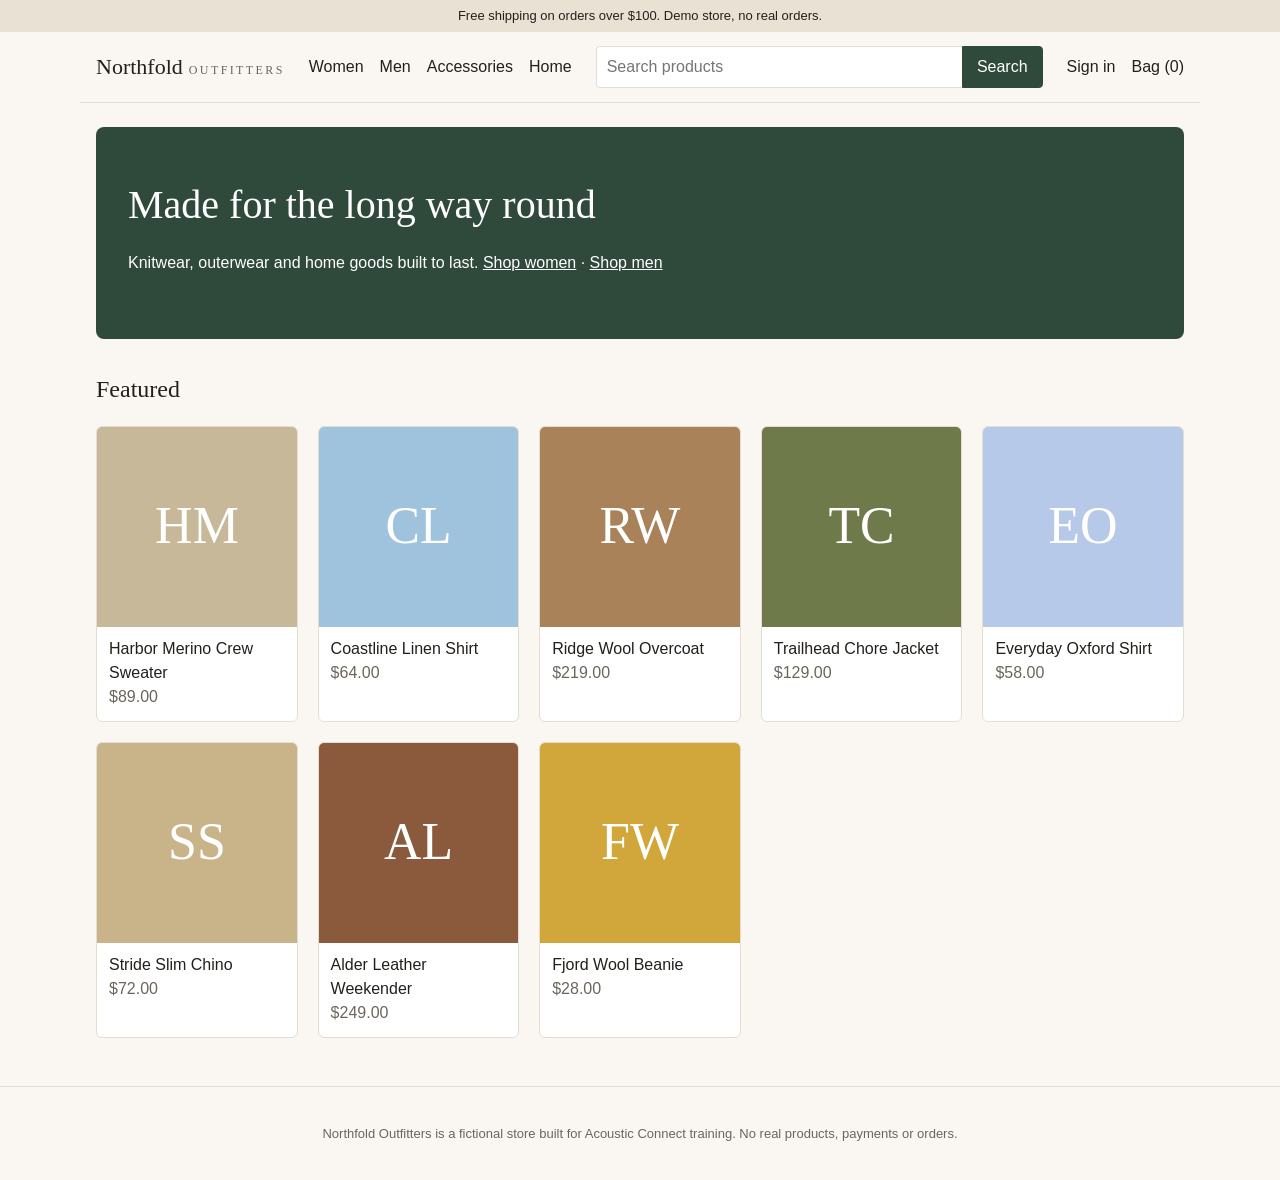
<file: index.html>
<!doctype html>
<html lang="en">
<head>
<meta charset="utf-8">
<meta name="viewport" content="width=device-width, initial-scale=1">
<title>Home | Northfold Outfitters</title>
<meta name="description" content="Northfold Outfitters, a fictional demo store for Acoustic Connect training.">
<meta name="robots" content="noindex">
<link rel="stylesheet" href="assets/style.css">
<script src="assets/acoustic.js"></script>
</head>
<body data-page="home" class="page-home">
<header id="site-header"></header>
<main>
<section class="hero">
  <h1>Made for the long way round</h1>
  <p>Knitwear, outerwear and home goods built to last. <a href="category.html?c=women">Shop women</a> · <a href="category.html?c=men">Shop men</a></p>
</section>
<h2>Featured</h2>
<div class="grid" id="featured"></div>
</main>
<footer id="site-footer"></footer>
<script src="assets/products.js"></script>
<script src="assets/app.js"></script>
</body>
</html>
</file>
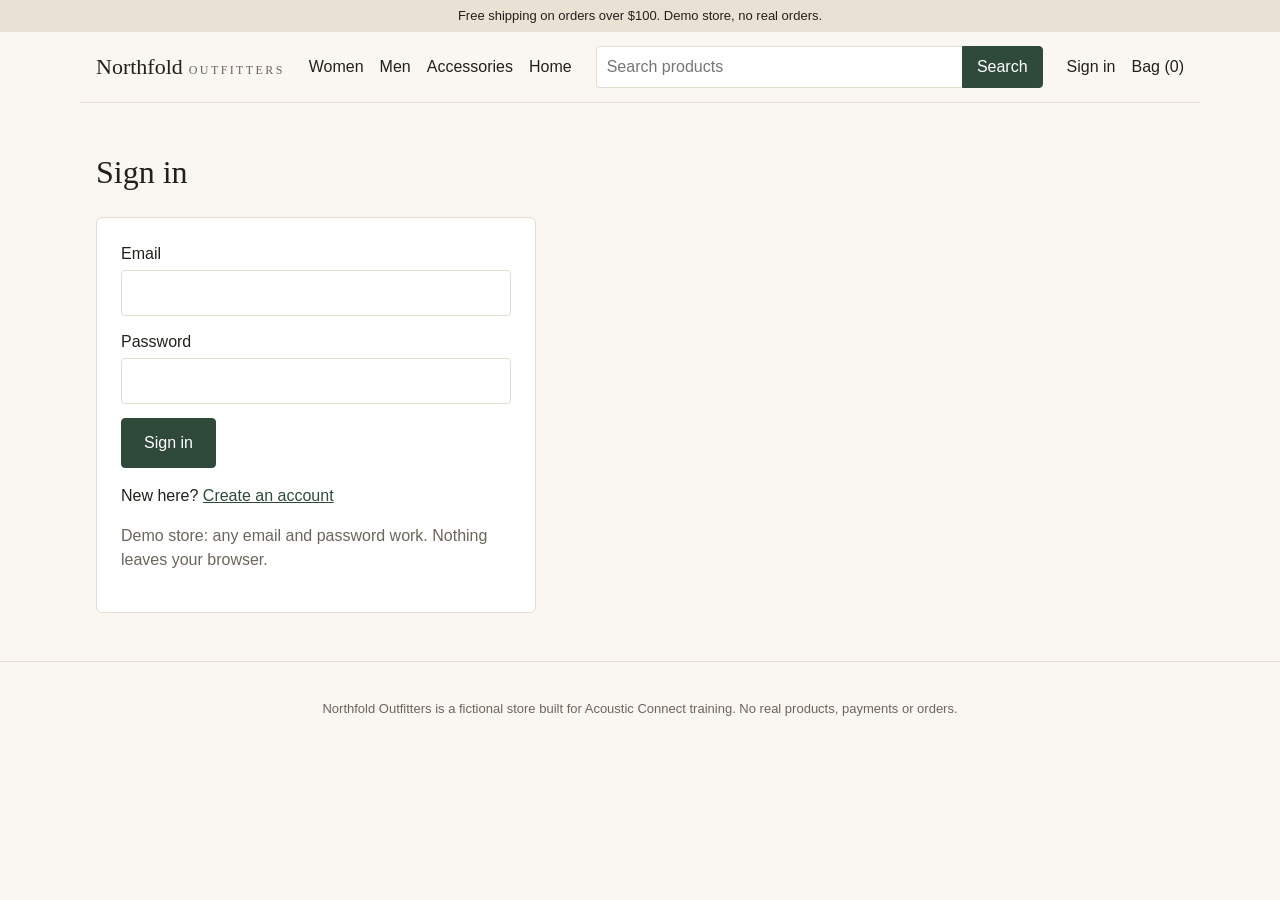
<file: account.html>
<!doctype html>
<html lang="en">
<head>
<meta charset="utf-8">
<meta name="viewport" content="width=device-width, initial-scale=1">
<title>Your account | Northfold Outfitters</title>
<meta name="description" content="Northfold Outfitters, a fictional demo store for Acoustic Connect training.">
<meta name="robots" content="noindex">
<link rel="stylesheet" href="assets/style.css">
<script src="assets/acoustic.js"></script>
</head>
<body data-page="account" class="page-account">
<header id="site-header"></header>
<main>
<div id="account"></div>
</main>
<footer id="site-footer"></footer>
<script src="assets/products.js"></script>
<script src="assets/app.js"></script>
</body>
</html>
</file>
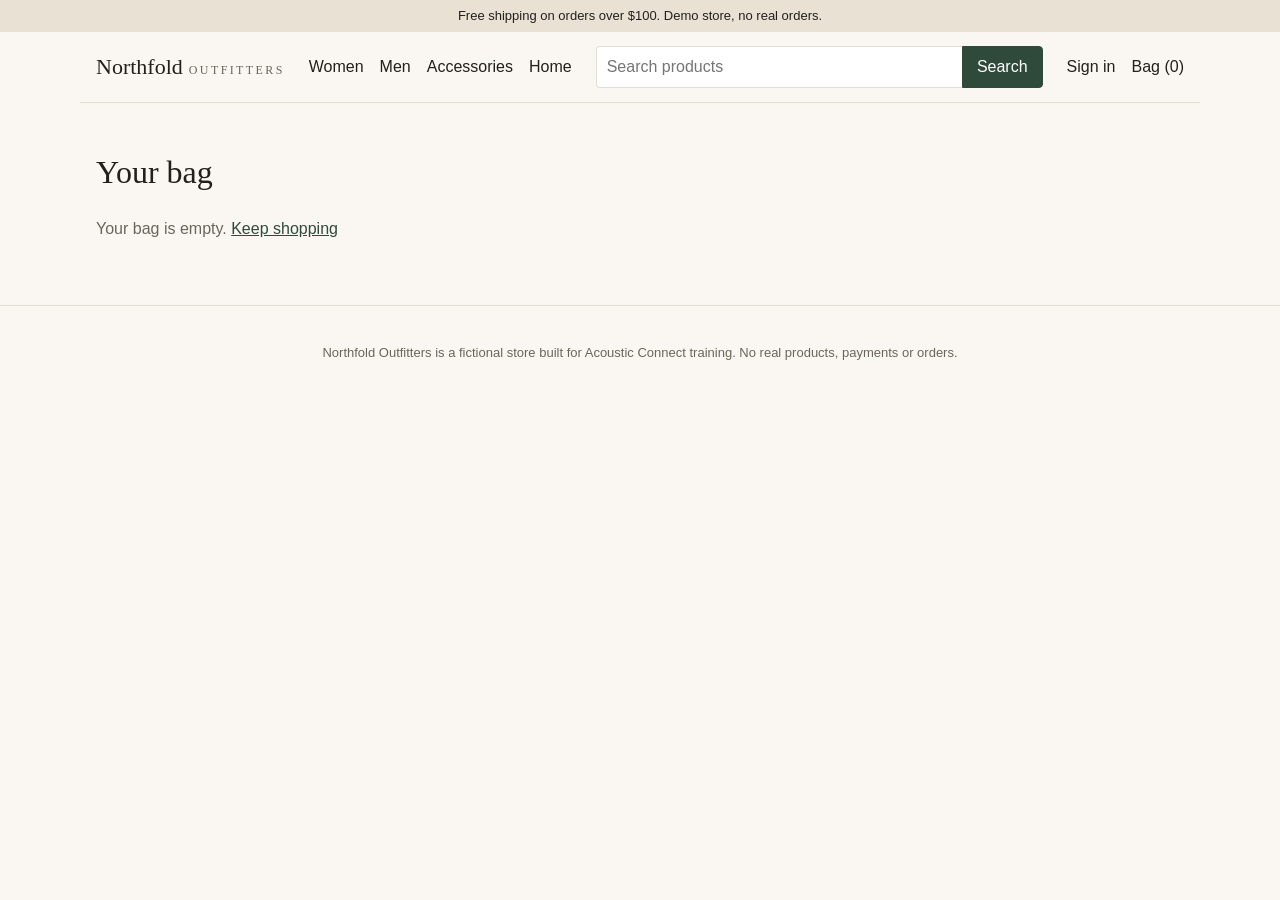
<file: cart.html>
<!doctype html>
<html lang="en">
<head>
<meta charset="utf-8">
<meta name="viewport" content="width=device-width, initial-scale=1">
<title>Your bag | Northfold Outfitters</title>
<meta name="description" content="Northfold Outfitters, a fictional demo store for Acoustic Connect training.">
<meta name="robots" content="noindex">
<link rel="stylesheet" href="assets/style.css">
<script src="assets/acoustic.js"></script>
</head>
<body data-page="cart" class="page-cart">
<header id="site-header"></header>
<main>
<h1>Your bag</h1>
<div id="cart"></div>
</main>
<footer id="site-footer"></footer>
<script src="assets/products.js"></script>
<script src="assets/app.js"></script>
</body>
</html>
</file>
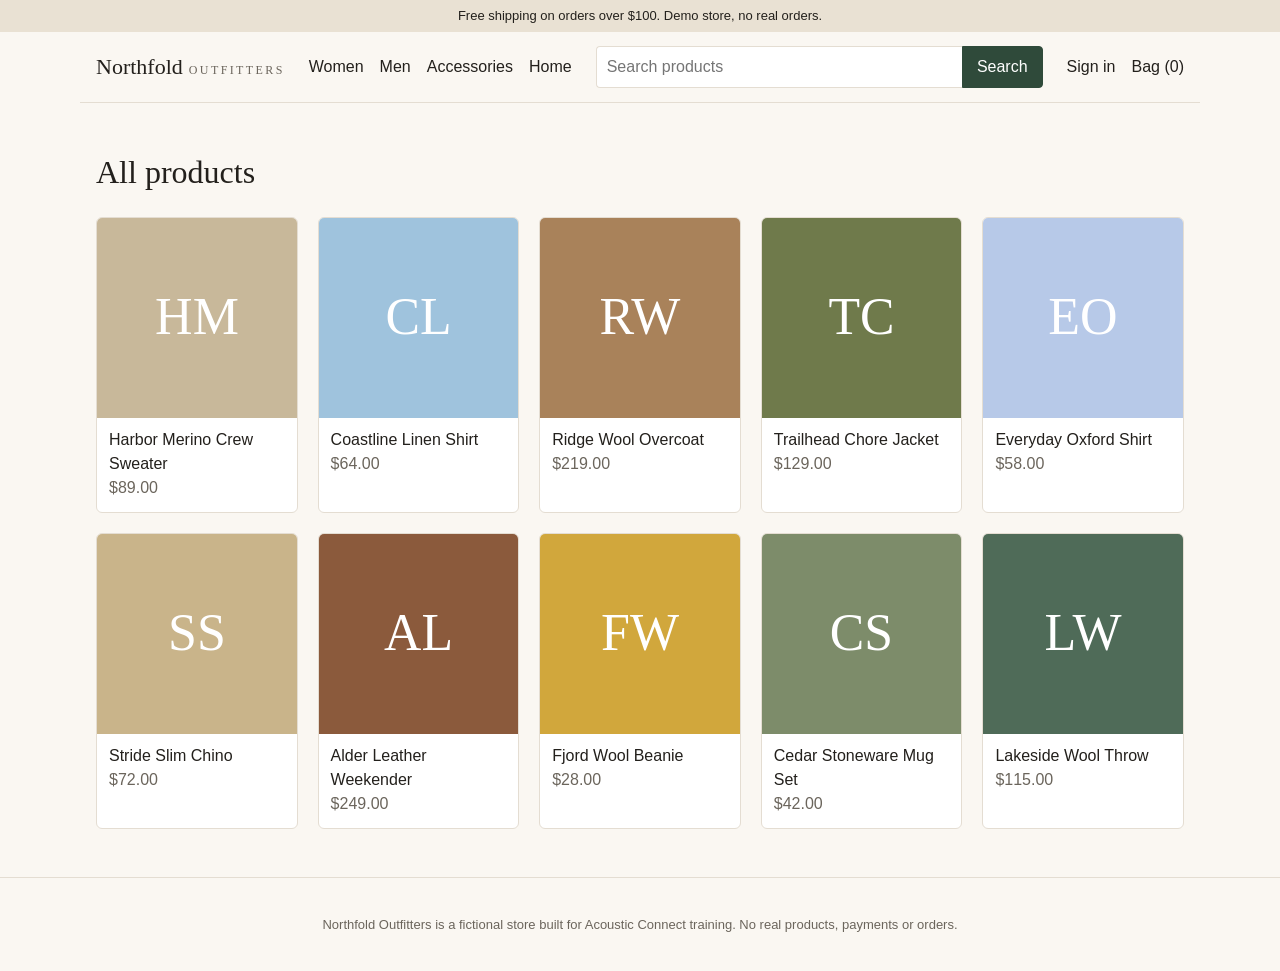
<file: category.html>
<!doctype html>
<html lang="en">
<head>
<meta charset="utf-8">
<meta name="viewport" content="width=device-width, initial-scale=1">
<title>Shop | Northfold Outfitters</title>
<meta name="description" content="Northfold Outfitters, a fictional demo store for Acoustic Connect training.">
<meta name="robots" content="noindex">
<link rel="stylesheet" href="assets/style.css">
<script src="assets/acoustic.js"></script>
</head>
<body data-page="category" class="page-category">
<header id="site-header"></header>
<main>
<h1 id="category-title">Shop</h1>
<div class="grid" id="category-grid"></div>
</main>
<footer id="site-footer"></footer>
<script src="assets/products.js"></script>
<script src="assets/app.js"></script>
</body>
</html>
</file>
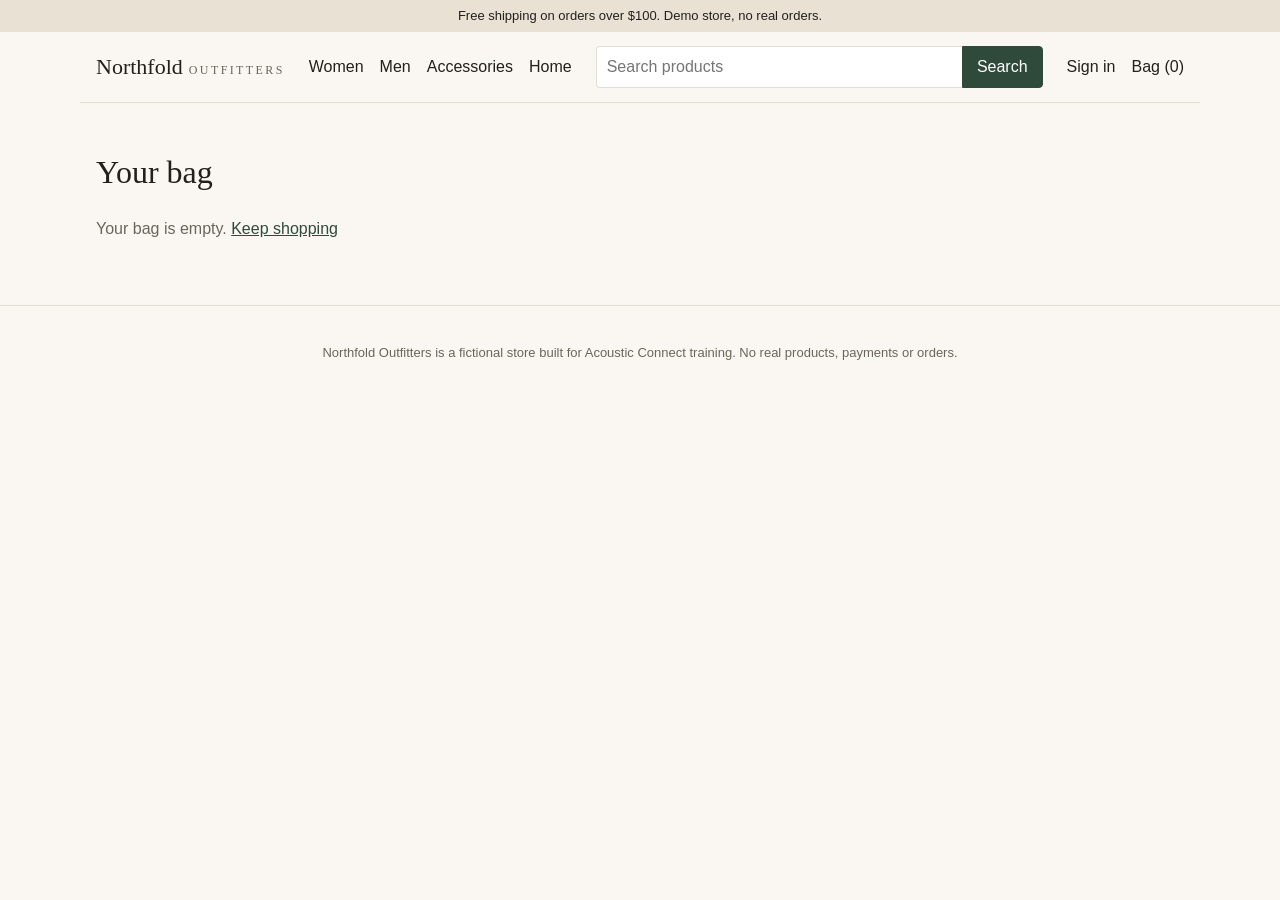
<file: checkout.html>
<!doctype html>
<html lang="en">
<head>
<meta charset="utf-8">
<meta name="viewport" content="width=device-width, initial-scale=1">
<title>Checkout | Northfold Outfitters</title>
<meta name="description" content="Northfold Outfitters, a fictional demo store for Acoustic Connect training.">
<meta name="robots" content="noindex">
<link rel="stylesheet" href="assets/style.css">
<script src="assets/acoustic.js"></script>
</head>
<body data-page="checkout" class="page-checkout">
<header id="site-header"></header>
<main>
<h1>Checkout</h1>
<div class="checkout">
  <form id="checkout-form" class="form-card" novalidate>
    <label>Email <input type="email" name="email" id="checkout-email" autocomplete="email" required></label>
    <label>First name <input type="text" name="firstName" id="checkout-first-name" autocomplete="given-name" required></label>
    <label>Last name <input type="text" name="lastName" id="checkout-last-name" autocomplete="family-name" required></label>
    <label>Address <input type="text" name="address" id="checkout-address" autocomplete="street-address"></label>
    <p class="empty">Demo store: there is no payment step. Placing the order only saves it in your browser.</p>
    <button type="submit" class="btn btn-primary" id="place-order">Place order</button>
  </form>
  <aside class="summary" id="checkout-summary"></aside>
</div>
</main>
<footer id="site-footer"></footer>
<script src="assets/products.js"></script>
<script src="assets/app.js"></script>
</body>
</html>
</file>
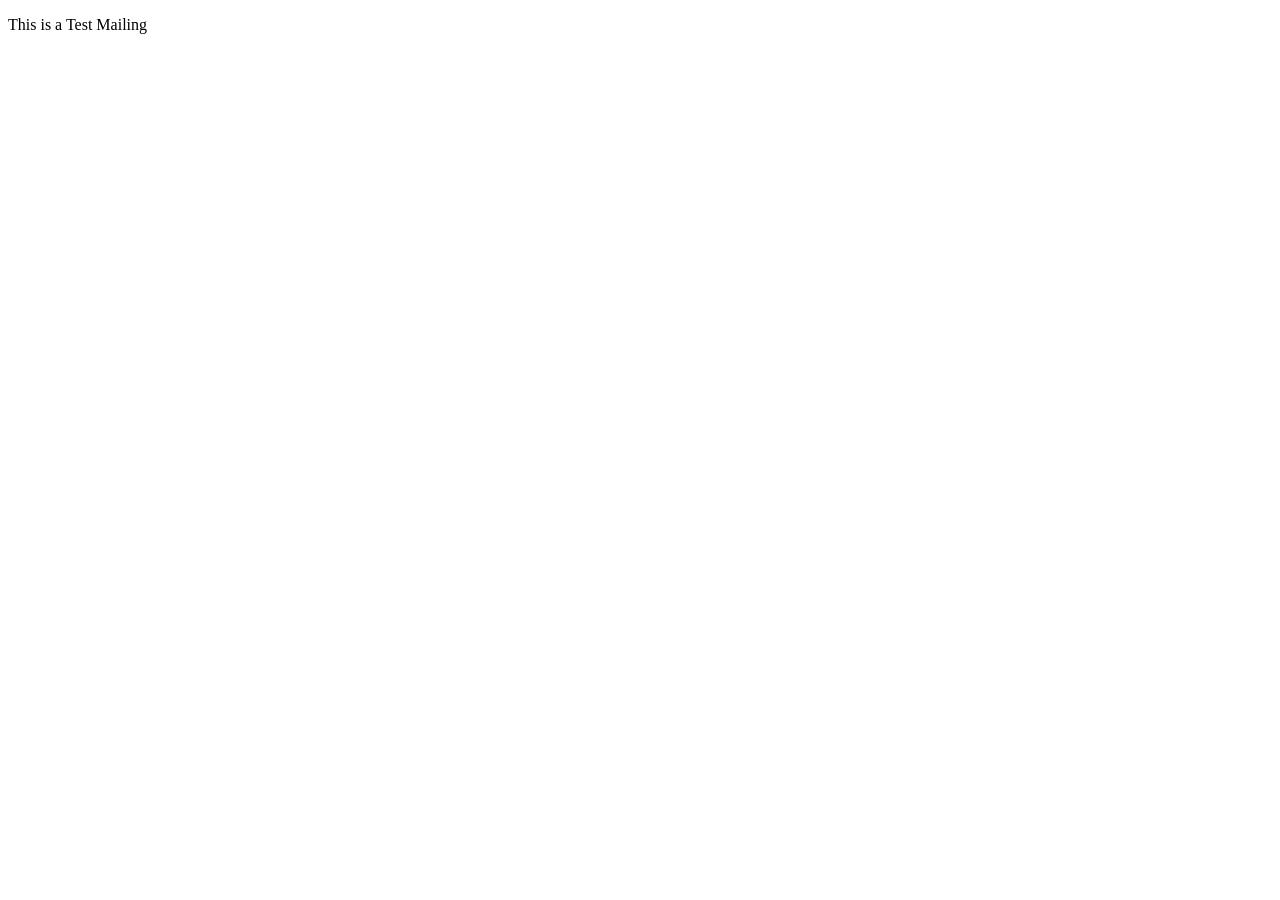
<file: index_copy.html>
<!DOCTYPE html>
<html lang="en">
<head>
<!-- Google Tag Manager -->
<script>(function(w,d,s,l,i){w[l]=w[l]||[];w[l].push({'gtm.start':
new Date().getTime(),event:'gtm.js'});var f=d.getElementsByTagName(s)[0],
j=d.createElement(s),dl=l!='dataLayer'?'&l='+l:'';j.async=true;j.src=
'https://www.googletagmanager.com/gtm.js?id='+i+dl;f.parentNode.insertBefore(j,f);
})(window,document,'script','dataLayer','GTM-M8MCQM3');</script>
<!-- End Google Tag Manager -->
    <meta charset="UTF-8">
    <meta name="viewport" content="width=device-width, initial-scale=1.0">
    <title>Document</title>
<!--     <meta name="com.silverpop.brandeddomains" content="www.pages08.net,acoustic.com,anku176.github.io,ankurc176.github.io,ankurc178.github.io,cloud.goacoustic.com,google.com,himmatc176.github.io,postit.com,www.humminbird.com" />
    <meta name='com.goacoustic.pagename' content='Home Page' />
    <meta name="com.silverpop.cothost" content="campaign-ca-1.goacoustic.com" />
    <script src="https://www.sc.pages08.net/lp/static/js/iMAWebCookie.js?3ffe9725-177d64fffb3-0dabe521464f81af54f1831dff3eeb60&h=www.pages08.net" type="text/javascript"></script>
</head> -->
<body style="background-color: white;">
        <!-- Google Tag Manager (noscript) -->
<noscript><iframe src="https://www.googletagmanager.com/ns.html?id=GTM-M8MCQM3"
height="0" width="0" style="display:none;visibility:hidden"></iframe></noscript>
<!-- End Google Tag Manager (noscript) -->
<!--     <a href="https://www.google.com" onclick="track(event)" style="color: white;">Go to google and track link click. Changes 4</a><br>
    <a href="Anchortag.html" onclick="track(event)" style="color: white;">Go to about and track link click</a>
    <hr>
    <a href="https://www.google.com" onclick="trackLink(event, this)" style="color: white;">Go to google and track link click</a><br>
    <a href="Anchortag.html" onclick="trackLink(event, this)" style="color: white;">Go to about and track link click</a>


   <a href='Anchortag.html' target='_self' onclick='return ewt.cot({action: "SomeItem", detail: "Product", amount: "1.00"});'>Confirm Purchase</a>
    
    <script>
        let trackLink = (event, link) => {
            event.preventDefault();
            console.log('start');
            ewt.trackLink({name: 'sample name', type: 'click', link: link});
            console.log('end');
        }

        let track = (event) => {
            event.preventDefault();
            ewt.track({name:'chapter', type: 'click', link: event.target.href});
        }
    </script> -->
<p> This is a Test Mailing </p>
</body>
</html>
</file>
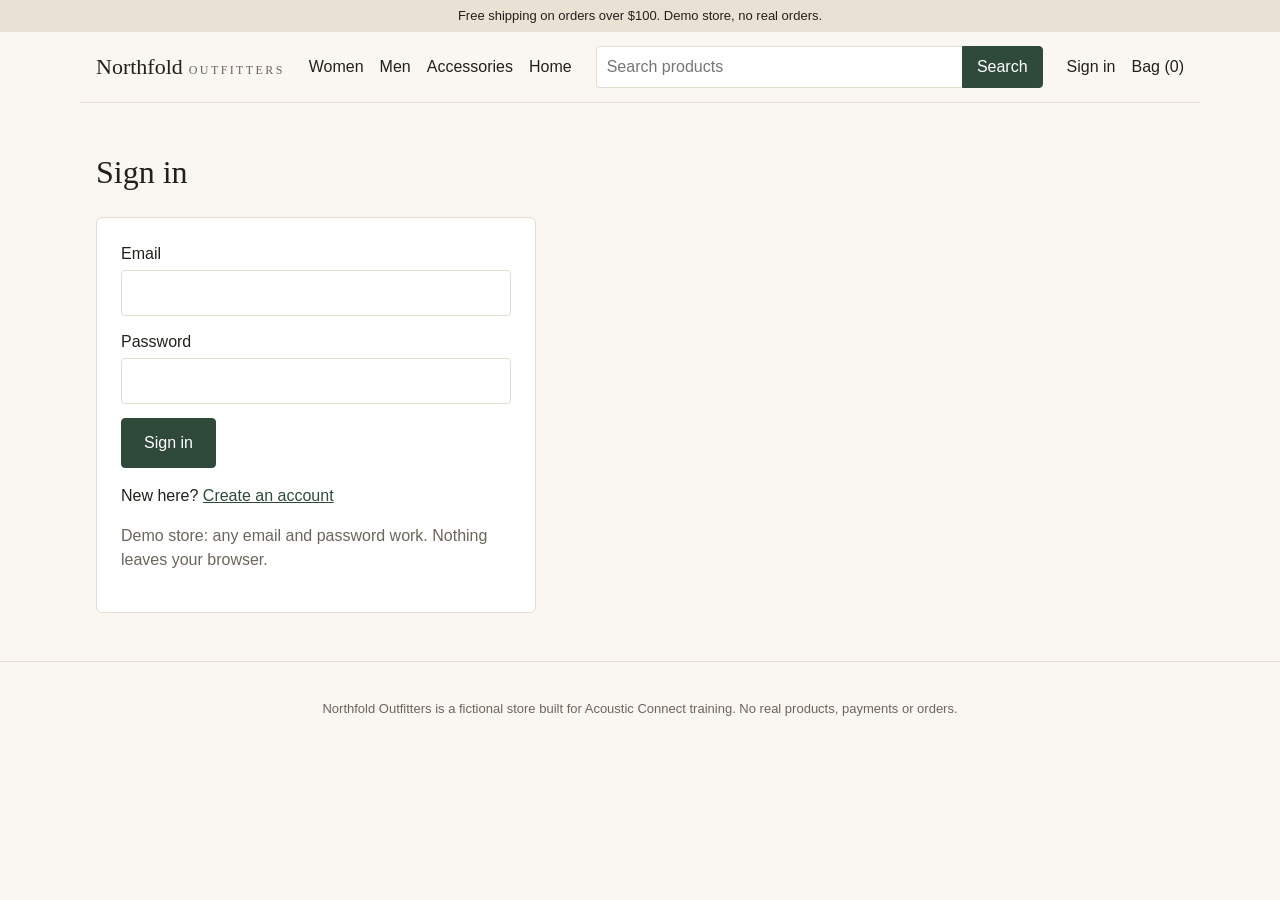
<file: login.html>
<!doctype html>
<html lang="en">
<head>
<meta charset="utf-8">
<meta name="viewport" content="width=device-width, initial-scale=1">
<title>Sign in | Northfold Outfitters</title>
<meta name="description" content="Northfold Outfitters, a fictional demo store for Acoustic Connect training.">
<meta name="robots" content="noindex">
<link rel="stylesheet" href="assets/style.css">
<script src="assets/acoustic.js"></script>
</head>
<body data-page="login" class="page-login">
<header id="site-header"></header>
<main>
<h1>Sign in</h1>
<form id="login-form" class="form-card">
  <label>Email <input type="email" name="email" id="login-email" autocomplete="email" required></label>
  <label>Password <input type="password" name="password" id="login-password" autocomplete="current-password" required></label>
  <button type="submit" class="btn btn-primary" id="login-button">Sign in</button>
  <p>New here? <a href="register.html">Create an account</a></p>
  <p class="empty">Demo store: any email and password work. Nothing leaves your browser.</p>
</form>
</main>
<footer id="site-footer"></footer>
<script src="assets/products.js"></script>
<script src="assets/app.js"></script>
</body>
</html>
</file>
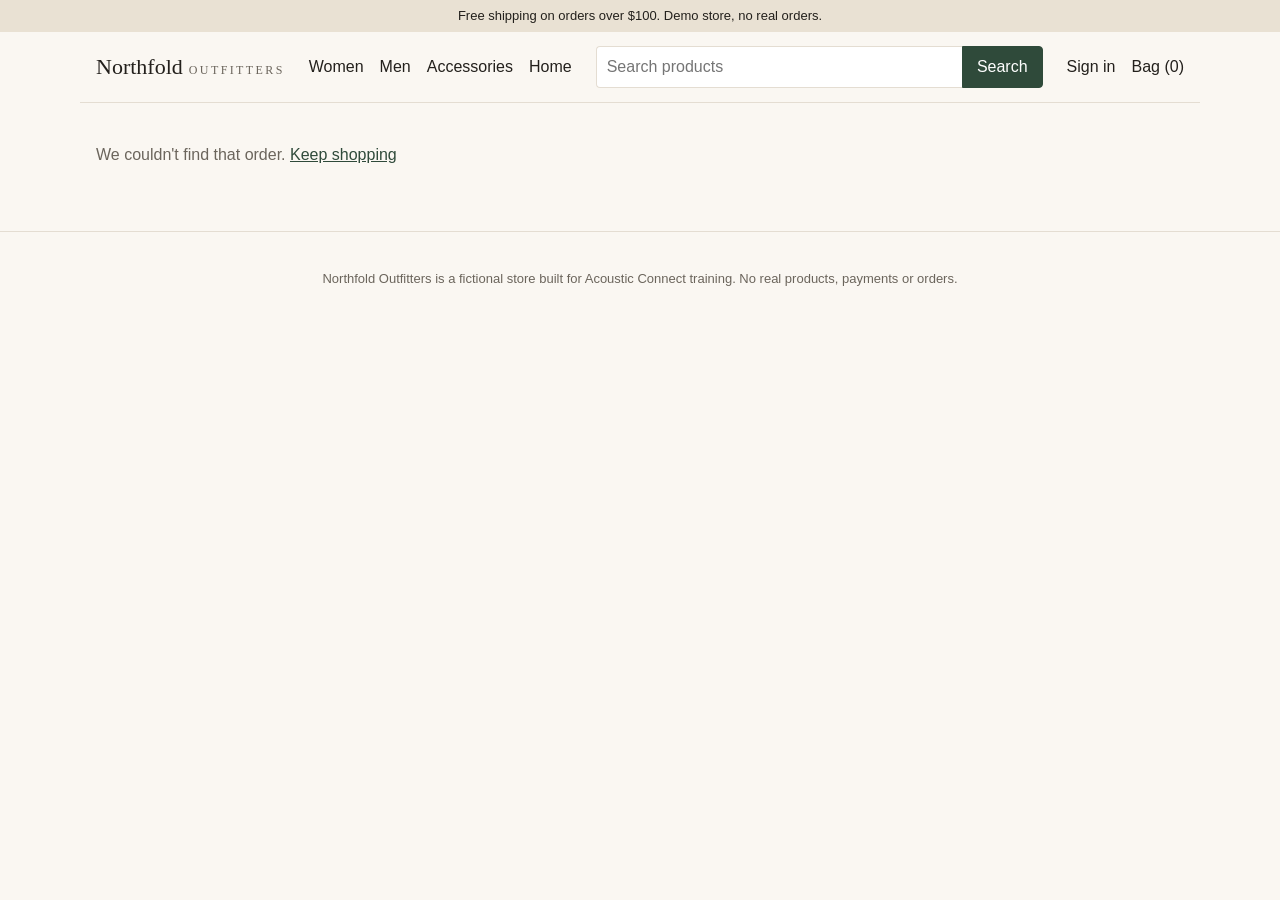
<file: order-confirmation.html>
<!doctype html>
<html lang="en">
<head>
<meta charset="utf-8">
<meta name="viewport" content="width=device-width, initial-scale=1">
<title>Order confirmed | Northfold Outfitters</title>
<meta name="description" content="Northfold Outfitters, a fictional demo store for Acoustic Connect training.">
<meta name="robots" content="noindex">
<link rel="stylesheet" href="assets/style.css">
<script src="assets/acoustic.js"></script>
</head>
<body data-page="confirmation" class="page-confirmation">
<header id="site-header"></header>
<main>
<div id="confirmation" class="order-confirmation"></div>
</main>
<footer id="site-footer"></footer>
<script src="assets/products.js"></script>
<script src="assets/app.js"></script>
</body>
</html>
</file>
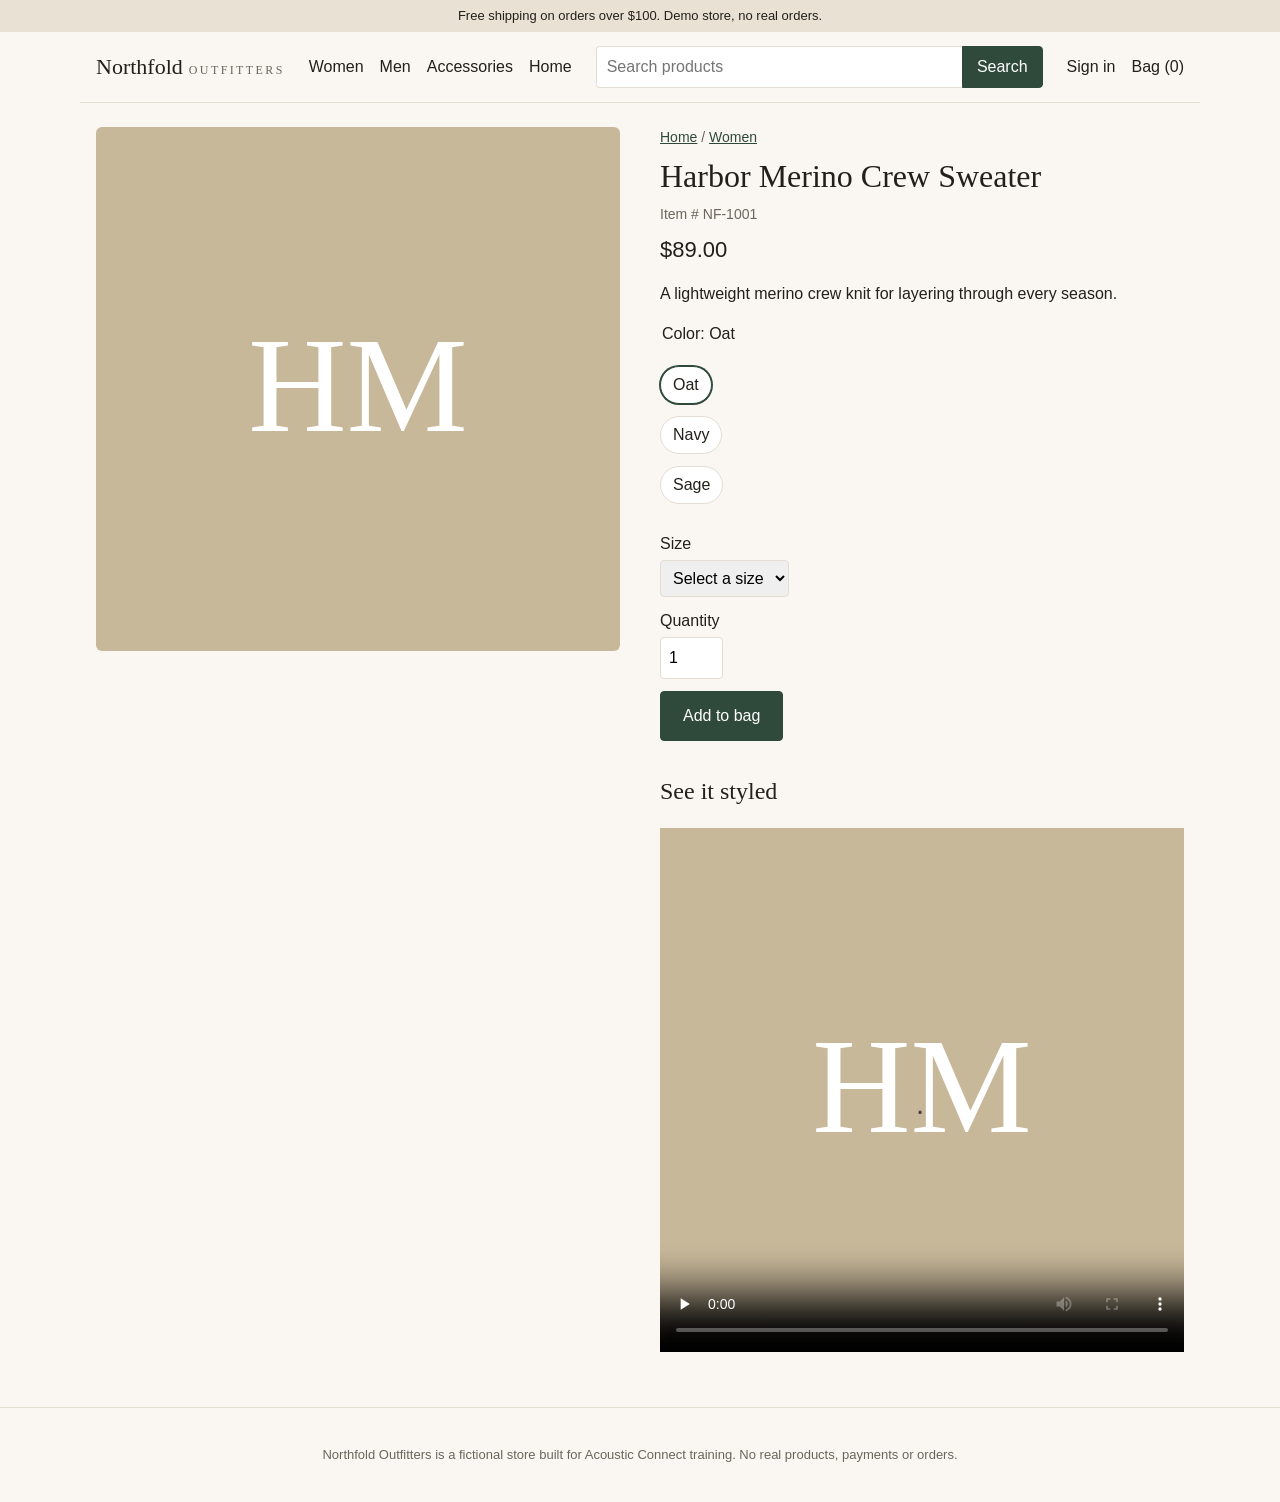
<file: product.html>
<!doctype html>
<html lang="en">
<head>
<meta charset="utf-8">
<meta name="viewport" content="width=device-width, initial-scale=1">
<title>Product | Northfold Outfitters</title>
<meta name="description" content="Northfold Outfitters, a fictional demo store for Acoustic Connect training.">
<meta name="robots" content="noindex">
<link rel="stylesheet" href="assets/style.css">
<script src="assets/acoustic.js"></script>
</head>
<body data-page="product" class="page-product">
<header id="site-header"></header>
<main>
<div class="pdp" id="product" itemscope itemtype="https://schema.org/Product"></div>
</main>
<footer id="site-footer"></footer>
<script src="assets/products.js"></script>
<script src="assets/app.js"></script>
</body>
</html>
</file>
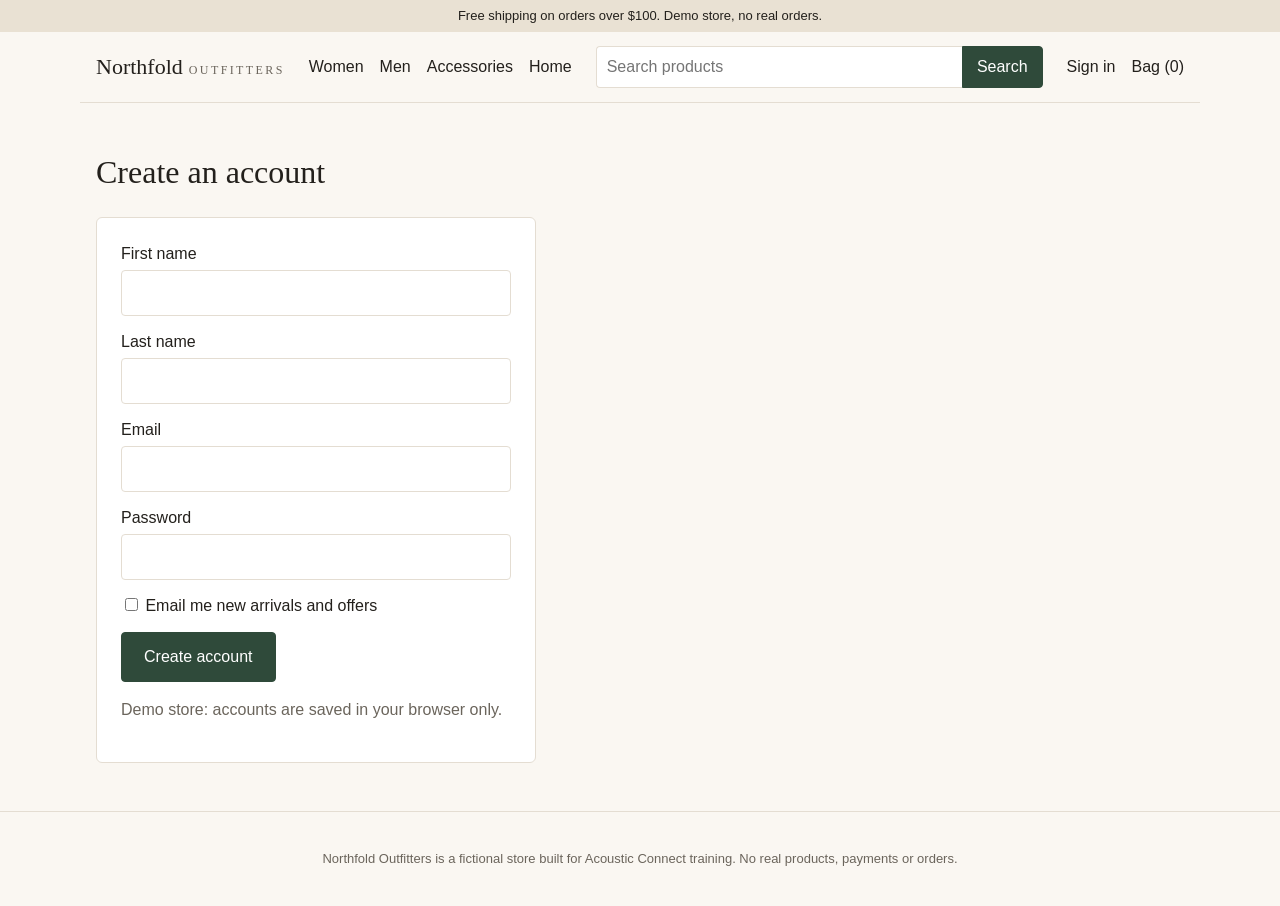
<file: register-success.html>
<!doctype html>
<html lang="en">
<head>
<meta charset="utf-8">
<meta name="viewport" content="width=device-width, initial-scale=1">
<title>Account created | Northfold Outfitters</title>
<meta name="description" content="Northfold Outfitters, a fictional demo store for Acoustic Connect training.">
<meta name="robots" content="noindex">
<link rel="stylesheet" href="assets/style.css">
<script src="assets/acoustic.js"></script>
</head>
<body data-page="registered" class="page-registered">
<header id="site-header"></header>
<main>
<div id="registration-success" class="registration-success"></div>
</main>
<footer id="site-footer"></footer>
<script src="assets/products.js"></script>
<script src="assets/app.js"></script>
</body>
</html>
</file>
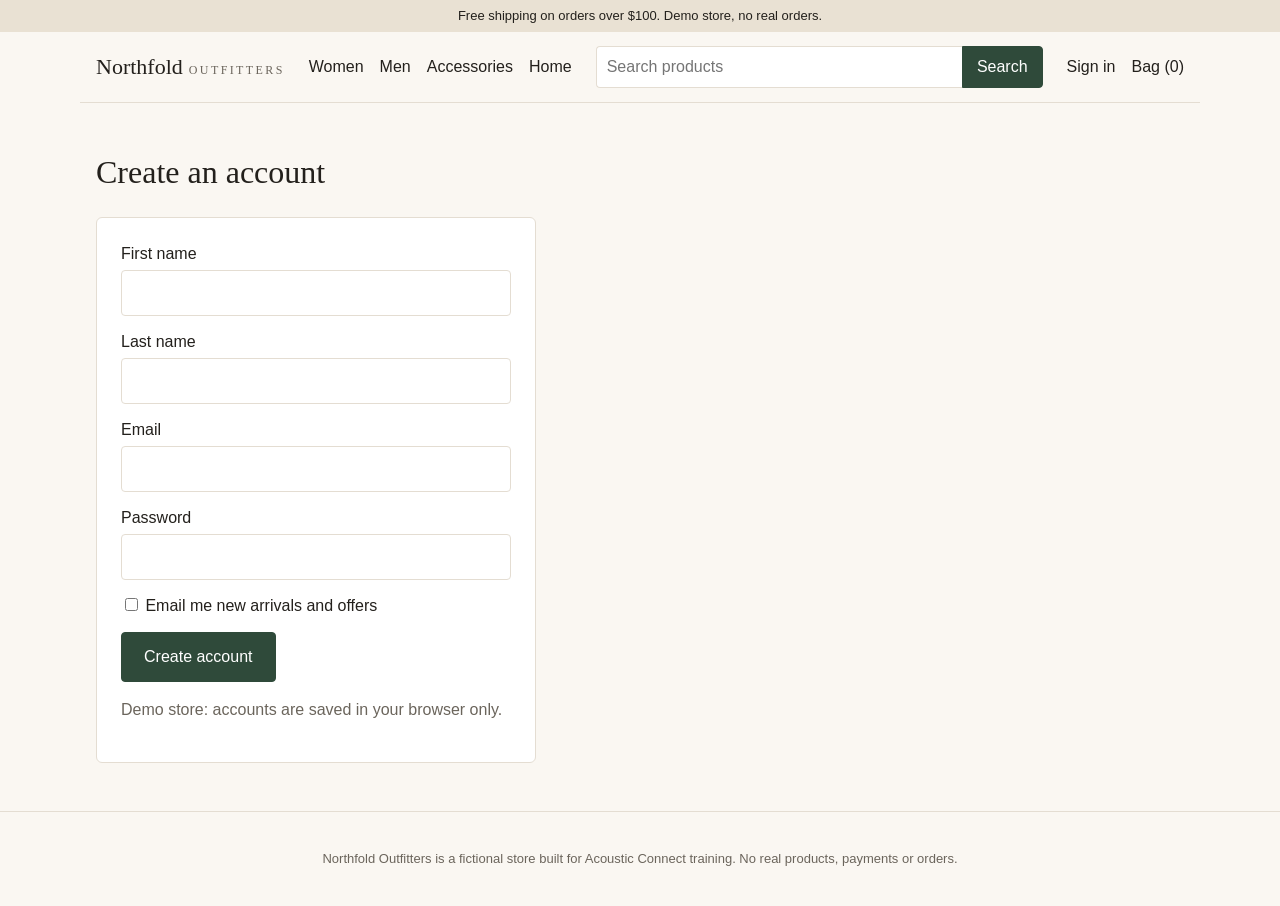
<file: register.html>
<!doctype html>
<html lang="en">
<head>
<meta charset="utf-8">
<meta name="viewport" content="width=device-width, initial-scale=1">
<title>Create account | Northfold Outfitters</title>
<meta name="description" content="Northfold Outfitters, a fictional demo store for Acoustic Connect training.">
<meta name="robots" content="noindex">
<link rel="stylesheet" href="assets/style.css">
<script src="assets/acoustic.js"></script>
</head>
<body data-page="register" class="page-register">
<header id="site-header"></header>
<main>
<h1>Create an account</h1>
<form id="register-form" class="form-card">
  <label>First name <input type="text" name="firstName" id="register-first-name" autocomplete="given-name" required></label>
  <label>Last name <input type="text" name="lastName" id="register-last-name" autocomplete="family-name" required></label>
  <label>Email <input type="email" name="email" id="register-email" autocomplete="email" required></label>
  <label>Password <input type="password" name="password" id="register-password" autocomplete="new-password" required></label>
  <label><input type="checkbox" name="optin" id="register-optin"> Email me new arrivals and offers</label>
  <button type="submit" class="btn btn-primary" id="register-button">Create account</button>
  <p class="empty">Demo store: accounts are saved in your browser only.</p>
</form>
</main>
<footer id="site-footer"></footer>
<script src="assets/products.js"></script>
<script src="assets/app.js"></script>
</body>
</html>
</file>
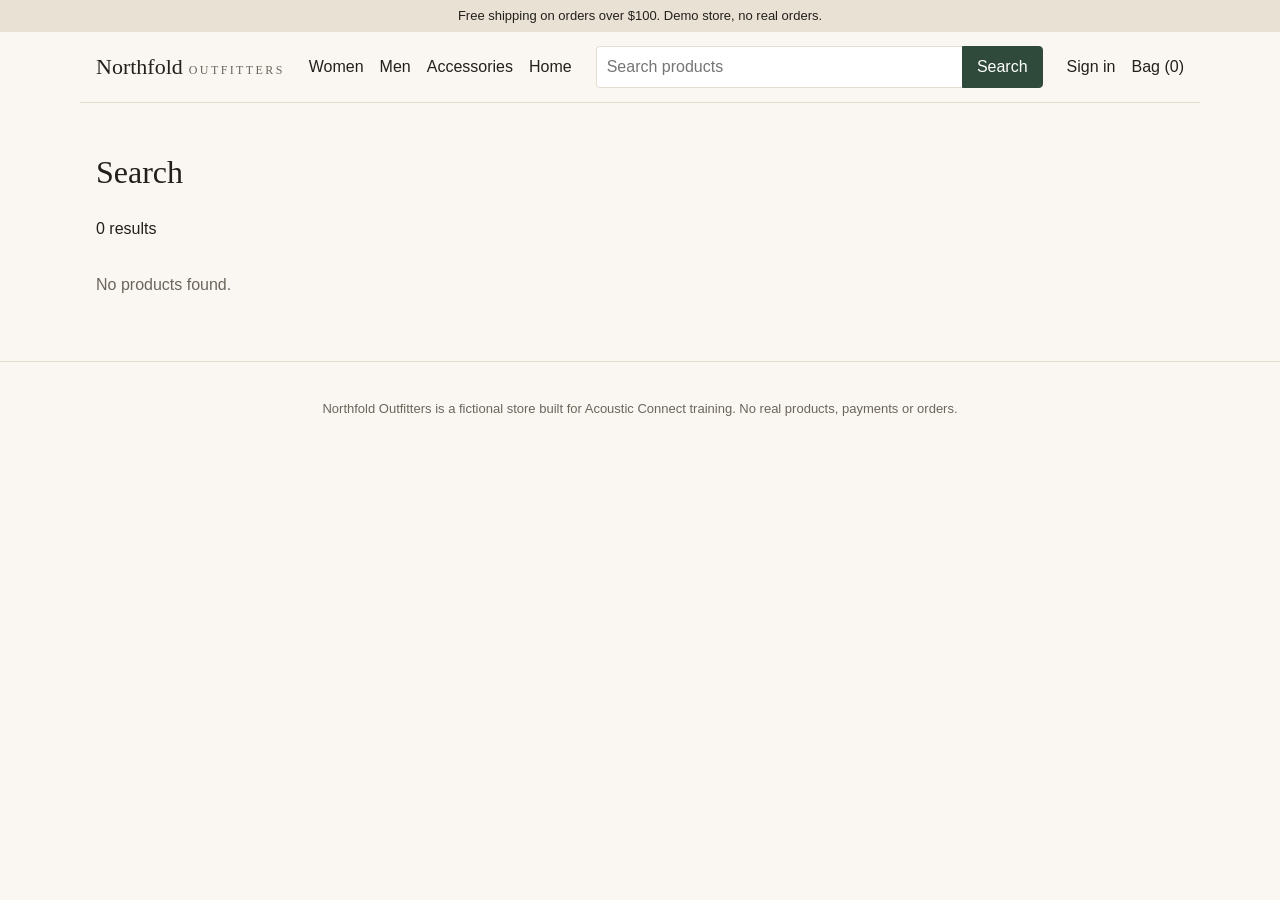
<file: search.html>
<!doctype html>
<html lang="en">
<head>
<meta charset="utf-8">
<meta name="viewport" content="width=device-width, initial-scale=1">
<title>Search | Northfold Outfitters</title>
<meta name="description" content="Northfold Outfitters, a fictional demo store for Acoustic Connect training.">
<meta name="robots" content="noindex">
<link rel="stylesheet" href="assets/style.css">
<script src="assets/acoustic.js"></script>
</head>
<body data-page="search" class="page-search">
<header id="site-header"></header>
<main>
<h1 id="search-title">Search</h1>
<p id="search-count" class="search-count"></p>
<div class="grid" id="search-results"></div>
</main>
<footer id="site-footer"></footer>
<script src="assets/products.js"></script>
<script src="assets/app.js"></script>
</body>
</html>
</file>
<file: assets/style.css>
:root {
  --ink: #23201c;
  --muted: #6b655c;
  --paper: #faf7f2;
  --card: #ffffff;
  --line: #e4ddd2;
  --accent: #2f4a3a;
  --accent-ink: #ffffff;
  --promo: #e9e1d3;
}
* { box-sizing: border-box; }
body { margin: 0; font: 16px/1.5 -apple-system, BlinkMacSystemFont, "Segoe UI", Helvetica, Arial, sans-serif; color: var(--ink); background: var(--paper); }
a { color: var(--accent); }
img { max-width: 100%; display: block; }
main { max-width: 1120px; margin: 0 auto; padding: 24px 16px 48px; }
h1, h2 { font-family: Georgia, "Times New Roman", serif; font-weight: 400; }

.promo { background: var(--promo); text-align: center; font-size: 13px; padding: 6px 16px; }
.bar { max-width: 1120px; margin: 0 auto; padding: 14px 16px; display: flex; flex-wrap: wrap; gap: 12px 24px; align-items: center; border-bottom: 1px solid var(--line); }
.logo { font-family: Georgia, serif; font-size: 22px; color: var(--ink); text-decoration: none; }
.logo span { font-size: 12px; letter-spacing: .2em; text-transform: uppercase; margin-left: 6px; color: var(--muted); }
.cats { display: flex; gap: 16px; }
.cats a, .util a { color: var(--ink); text-decoration: none; }
.cats a:hover, .util a:hover { text-decoration: underline; }
.search-form { display: flex; flex: 1; min-width: 200px; }
.search-form input { flex: 1; padding: 8px 10px; border: 1px solid var(--line); border-right: 0; border-radius: 4px 0 0 4px; font: inherit; }
.search-button { padding: 8px 14px; border: 1px solid var(--accent); background: var(--accent); color: var(--accent-ink); border-radius: 0 4px 4px 0; cursor: pointer; font: inherit; }
.util { display: flex; gap: 16px; }

.hero { background: var(--accent); color: var(--accent-ink); border-radius: 8px; padding: 48px 32px; margin-bottom: 32px; }
.hero h1 { font-size: 40px; margin: 0 0 8px; }
.hero a { color: var(--accent-ink); }

.grid { display: grid; grid-template-columns: repeat(auto-fill, minmax(200px, 1fr)); gap: 20px; }
.product-card { background: var(--card); border: 1px solid var(--line); border-radius: 6px; overflow: hidden; text-decoration: none; color: var(--ink); display: flex; flex-direction: column; }
.product-card img { aspect-ratio: 1; object-fit: cover; }
.product-card-name { padding: 10px 12px 0; }
.product-card-price { padding: 0 12px 12px; color: var(--muted); }

.pdp { display: grid; grid-template-columns: 1fr 1fr; gap: 40px; }
.pdp-media img { border-radius: 6px; }
.product-title { font-size: 32px; margin: 4px 0; }
.product-sku, .breadcrumb { color: var(--muted); font-size: 14px; margin: 0; }
.product-price { font-size: 22px; margin: 8px 0; }
.pdp-form fieldset { border: 0; padding: 0; margin: 16px 0; }
.pdp-form legend { margin-bottom: 8px; }
.swatch { display: inline-block; margin: 0 6px 6px 0; }
.swatch input { position: absolute; opacity: 0; }
.swatch span { display: inline-block; padding: 6px 12px; border: 1px solid var(--line); border-radius: 20px; background: var(--card); cursor: pointer; }
.swatch input:checked + span { border-color: var(--accent); box-shadow: 0 0 0 1px var(--accent); }
.swatch input:focus-visible + span { outline: 2px solid var(--accent); }
.pdp-form label { display: block; margin: 12px 0; }
.pdp-form select, .pdp-form input[type=number] { display: block; margin-top: 4px; padding: 8px; font: inherit; border: 1px solid var(--line); border-radius: 4px; }
.pdp-video { margin-top: 32px; }

.btn { display: inline-block; padding: 12px 22px; border: 1px solid var(--accent); border-radius: 4px; background: var(--card); color: var(--accent); font: inherit; cursor: pointer; text-decoration: none; }
.btn-primary { background: var(--accent); color: var(--accent-ink); }
.link { background: none; border: 0; color: var(--accent); text-decoration: underline; cursor: pointer; font: inherit; padding: 0; }
.form-error { color: #a12a2a; }
.added-msg, .notice { background: #e6efe8; padding: 10px 12px; border-radius: 4px; }

.cart-table { width: 100%; border-collapse: collapse; background: var(--card); }
.cart-table th, .cart-table td { padding: 12px; border-bottom: 1px solid var(--line); text-align: left; vertical-align: top; }
.cart-table input { width: 64px; padding: 6px; }
.totals { max-width: 360px; margin: 24px 0 0 auto; }
.totals p { display: flex; justify-content: space-between; margin: 6px 0; }
.totals .grand { font-weight: 600; border-top: 1px solid var(--line); padding-top: 8px; }

.form-card { max-width: 440px; background: var(--card); border: 1px solid var(--line); border-radius: 6px; padding: 24px; }
.form-card label { display: block; margin-bottom: 14px; }
.form-card input[type=email], .form-card input[type=password], .form-card input[type=text] { display: block; width: 100%; margin-top: 4px; padding: 10px; font: inherit; border: 1px solid var(--line); border-radius: 4px; }
.checkout { display: grid; grid-template-columns: 1fr 320px; gap: 32px; align-items: start; }
.summary { background: var(--card); border: 1px solid var(--line); border-radius: 6px; padding: 16px; }
.summary p { display: flex; justify-content: space-between; gap: 8px; margin: 6px 0; }
.empty { color: var(--muted); }

footer { border-top: 1px solid var(--line); color: var(--muted); font-size: 13px; text-align: center; padding: 24px 16px; }

@media (max-width: 720px) {
  .pdp, .checkout { grid-template-columns: 1fr; }
  .search-form { flex-basis: 100%; order: 3; }
  .search-form input { min-width: 0; }
  .hero { padding: 32px 20px; }
  .hero h1 { font-size: 30px; }
}
</file>
